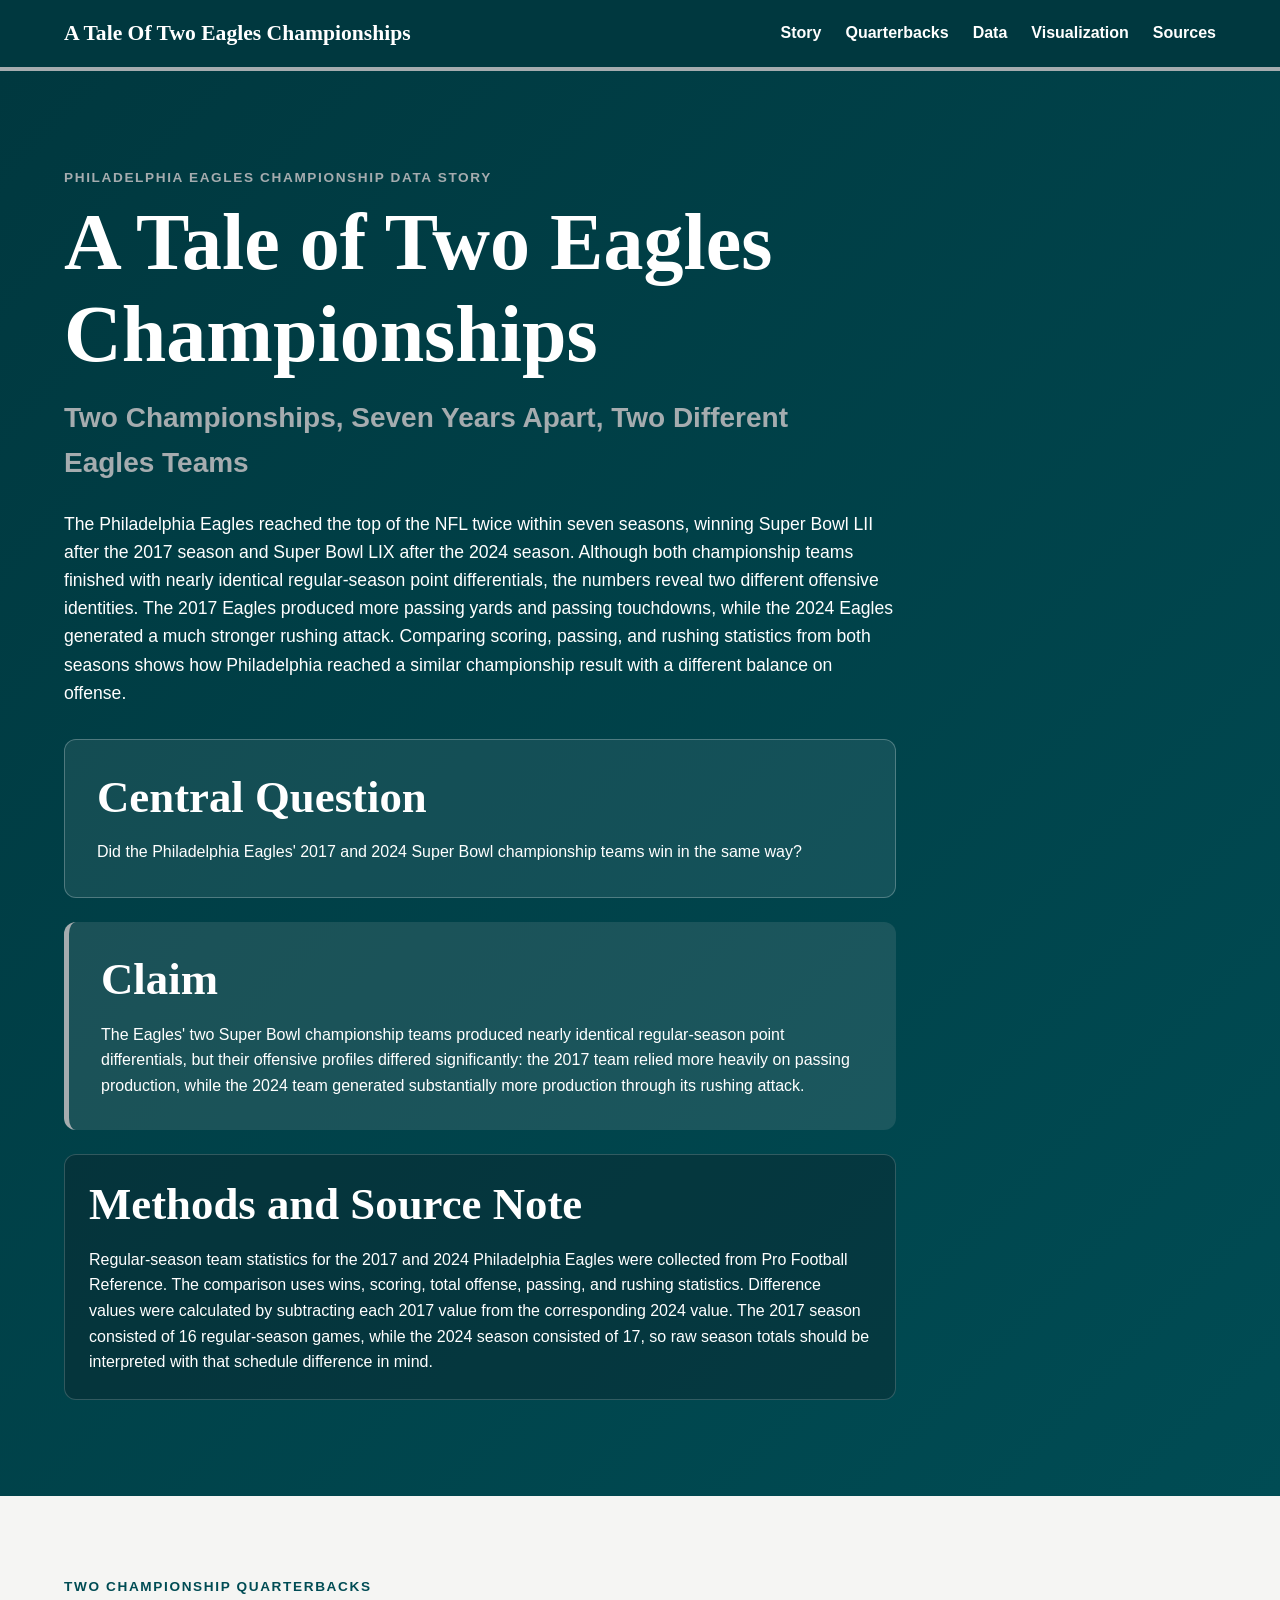
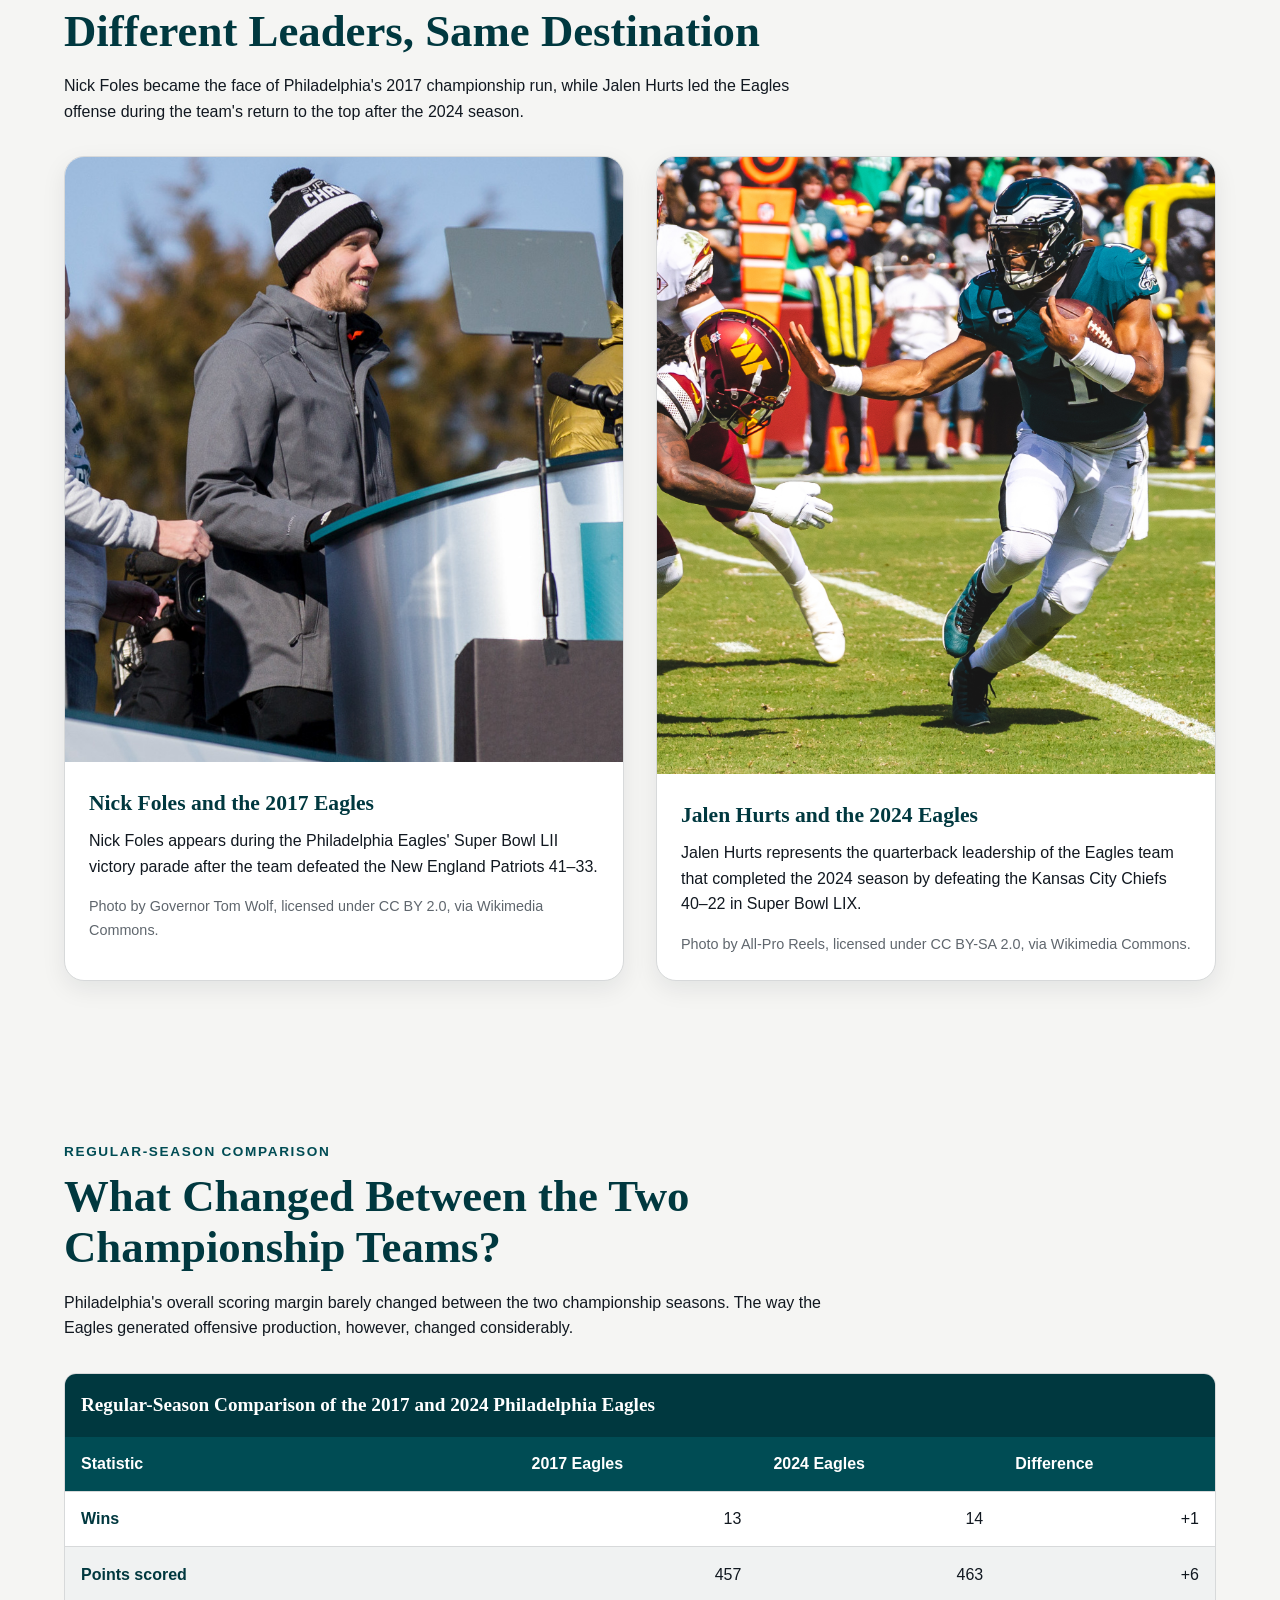
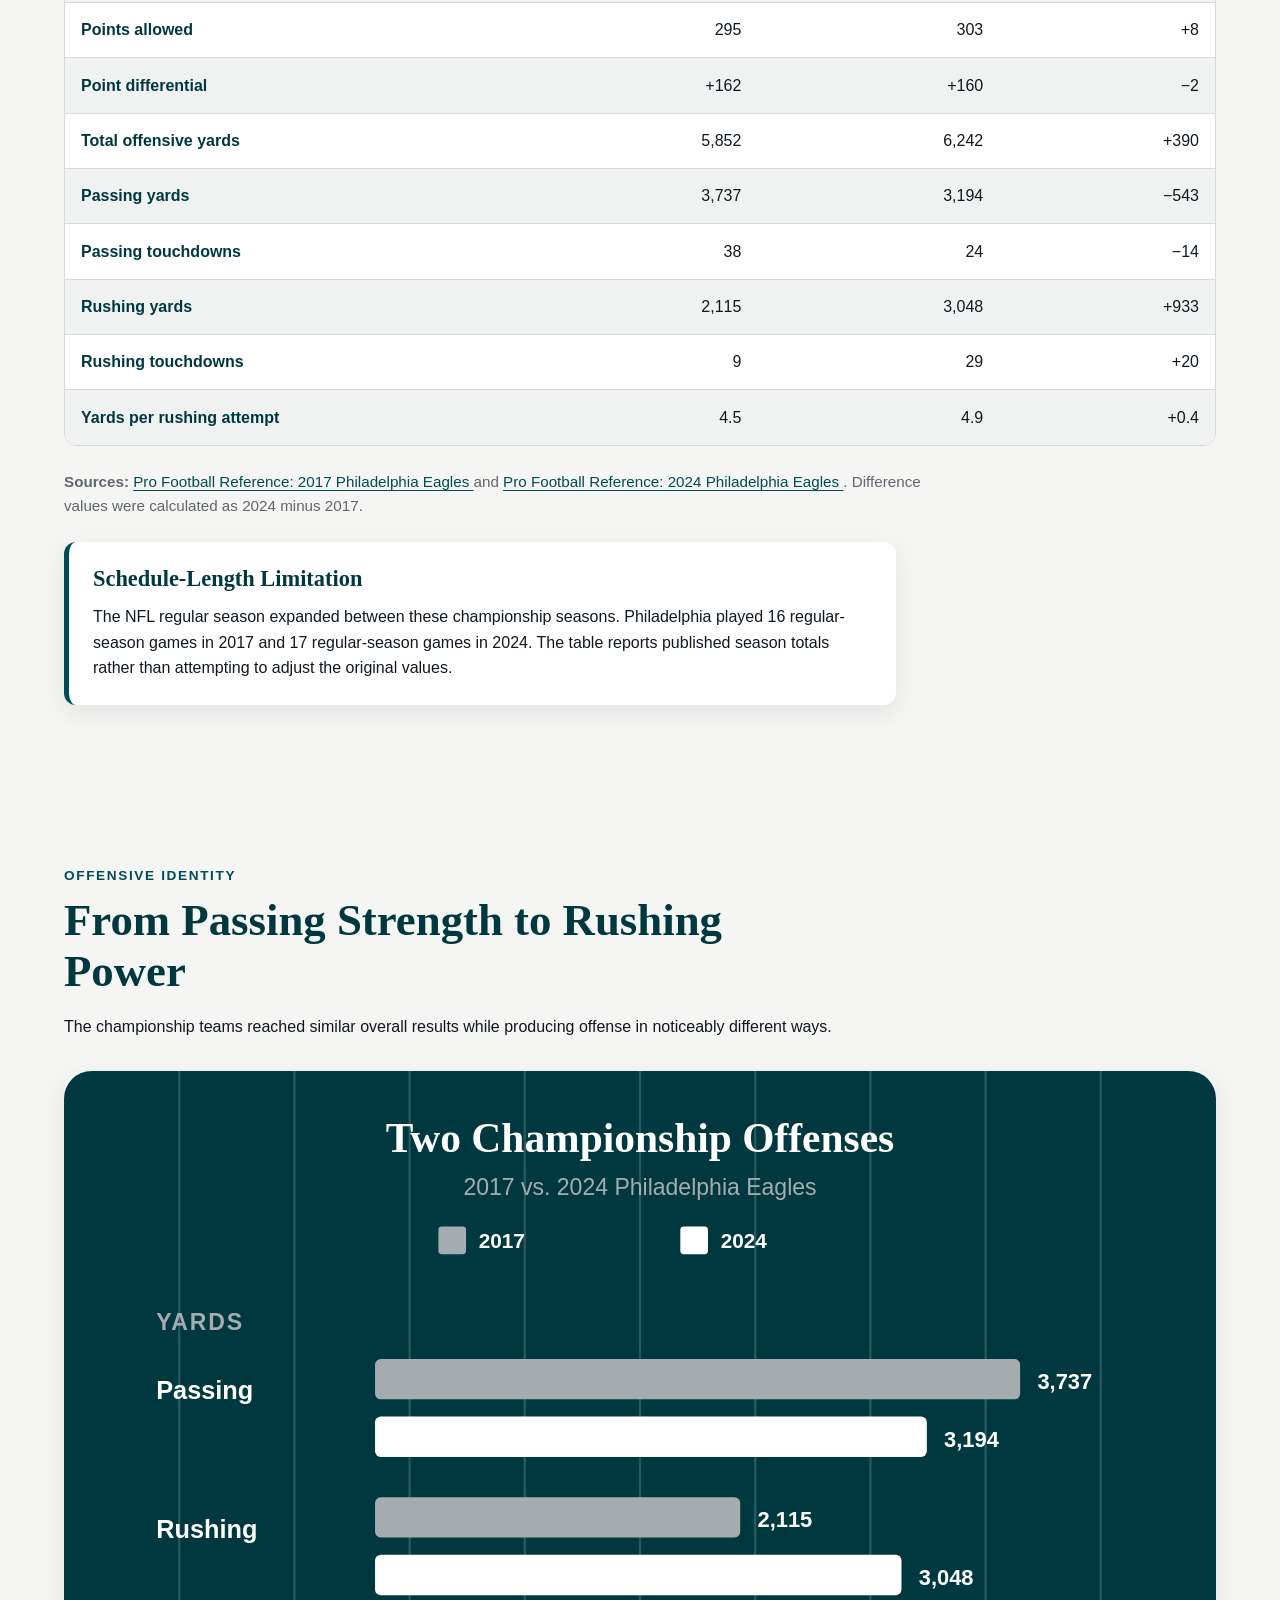
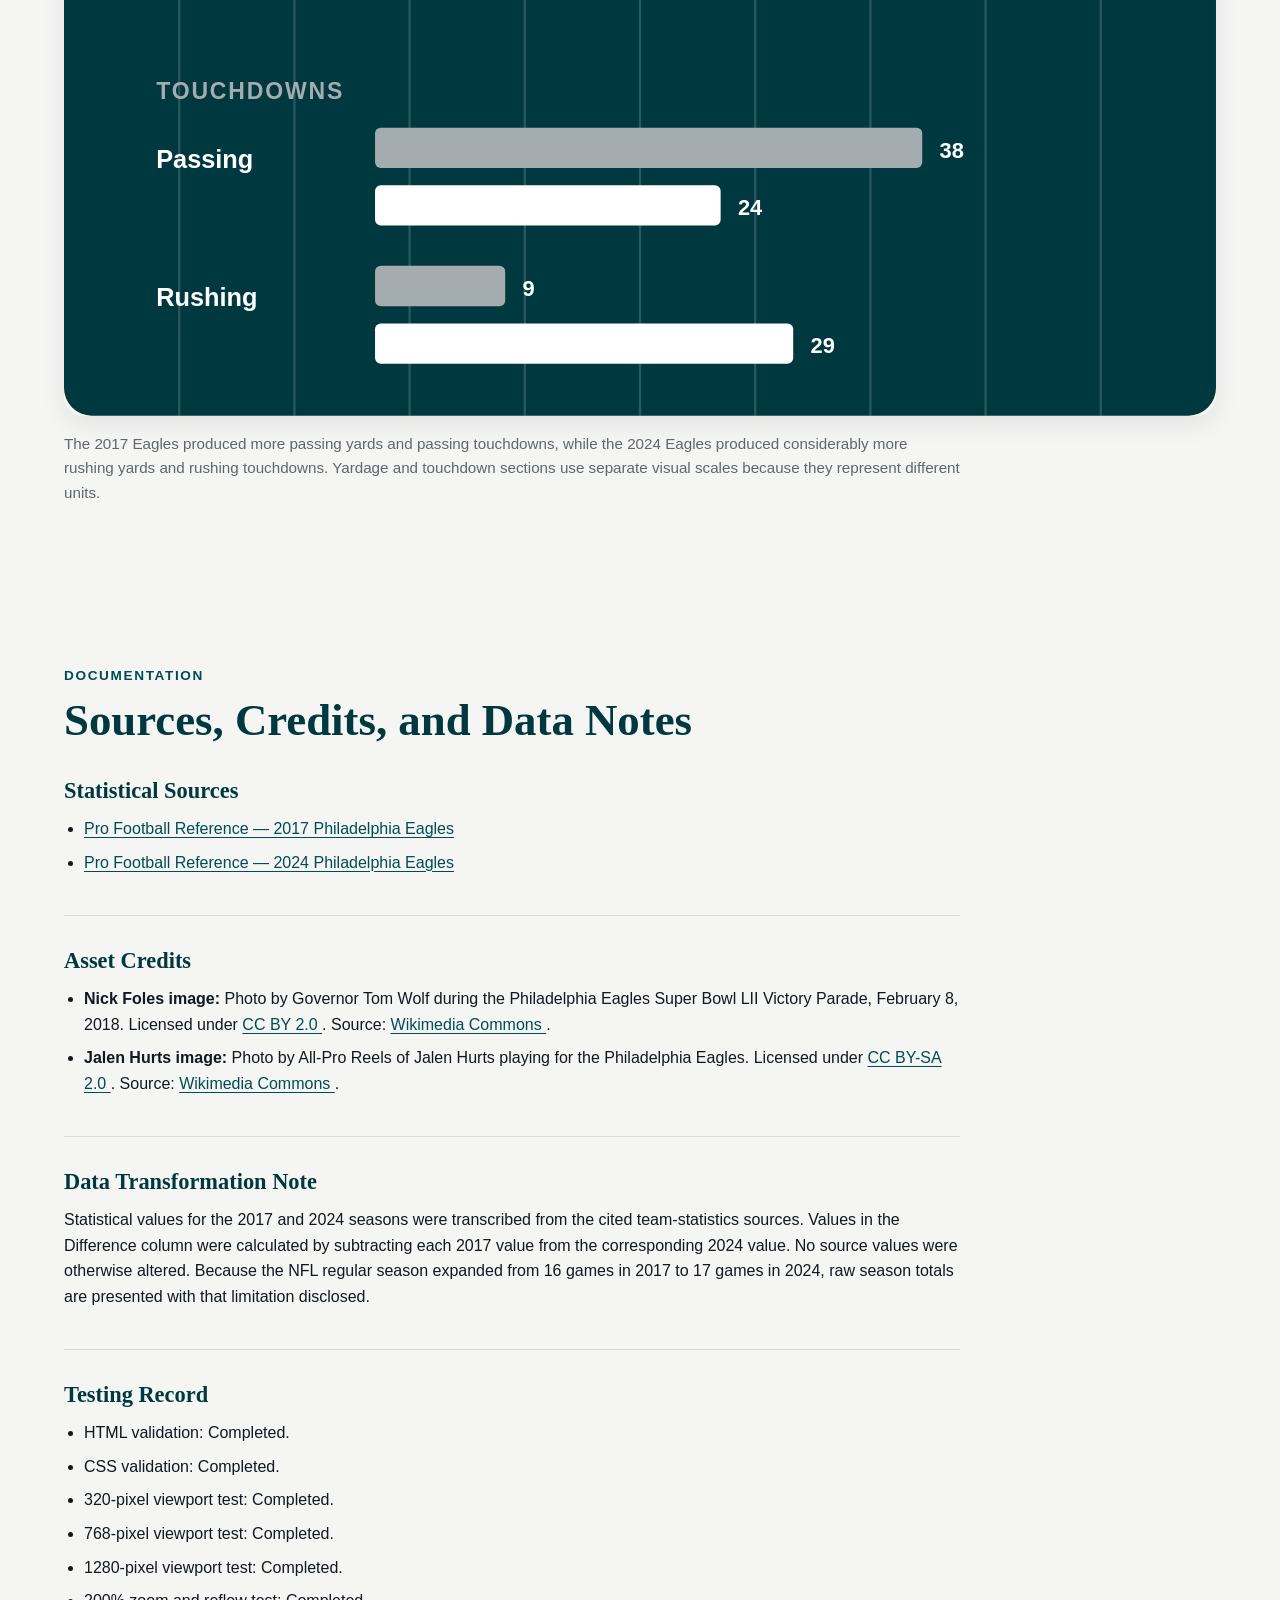
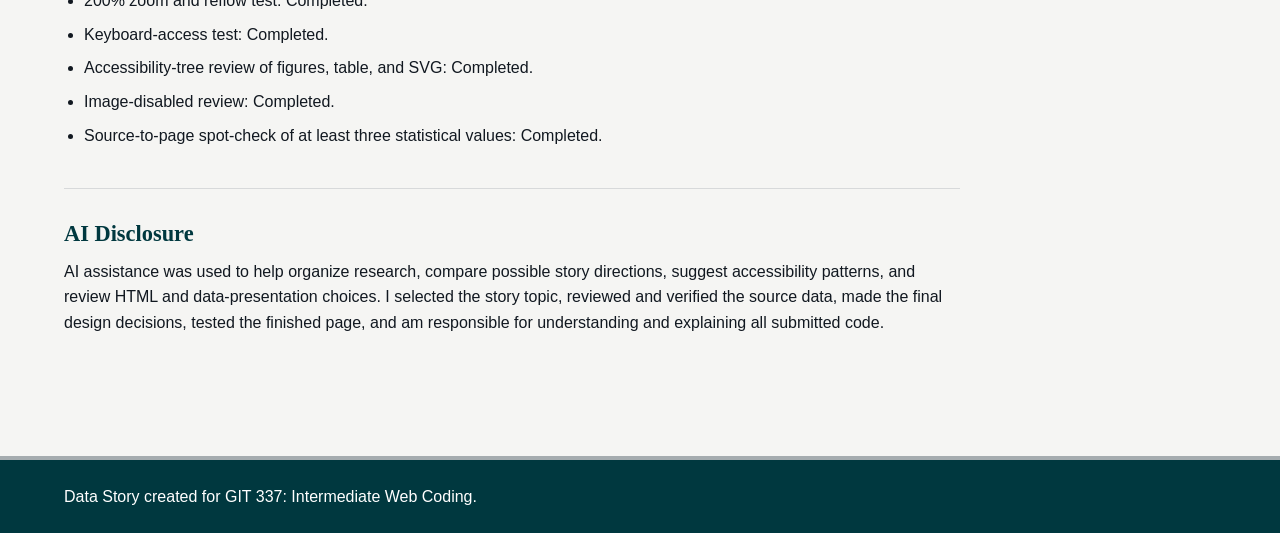
<file: index.html>
<!doctype html>
<html lang="en">
  <head>
    <meta charset="utf-8">
    <meta name="viewport" content="width=device-width, initial-scale=1.0">

    <title>A Tale of Two Eagles Championships</title>

    <meta
      name="description"
      content="A data story comparing the 2017 and 2024 Philadelphia Eagles Super Bowl championship teams."
    >

    <link rel="stylesheet" href="css/styles.css">
  </head>

  <body>
    <header class="site-header">
      <div class="header-inner">
        <a class="site-name" href="#top">A Tale Of Two Eagles Championships</a>

        <nav aria-label="Primary navigation">
          <ul class="nav-list">
            <li>
              <a href="#story">Story</a>
            </li>

            <li>
              <a href="#championships">Quarterbacks</a>
            </li>

            <li>
              <a href="#data">Data</a>
            </li>

            <li>
              <a href="#visualization">Visualization</a>
            </li>

            <li>
              <a href="#sources">Sources</a>
            </li>
          </ul>
        </nav>
      </div>
    </header>

    <main id="top">
      <!-- =========================================================
           D1: STORY FRAME
           ========================================================= -->

      <section class="story-hero" id="story">
        <div class="story-container">
          <p class="eyebrow">Philadelphia Eagles Championship Data Story</p>

          <h1>A Tale of Two Eagles Championships</h1>

          <p class="subtitle">
            Two Championships, Seven Years Apart, Two Different Eagles Teams
          </p>

          <p class="lede">
            The Philadelphia Eagles reached the top of the NFL twice within
            seven seasons, winning Super Bowl LII after the 2017 season and
            Super Bowl LIX after the 2024 season. Although both championship
            teams finished with nearly identical regular-season point
            differentials, the numbers reveal two different offensive
            identities. The 2017 Eagles produced more passing yards and passing
            touchdowns, while the 2024 Eagles generated a much stronger rushing
            attack. Comparing scoring, passing, and rushing statistics from both
            seasons shows how Philadelphia reached a similar championship result
            with a different balance on offense.
          </p>

          <div class="story-question">
            <h2>Central Question</h2>

            <p>
              Did the Philadelphia Eagles' 2017 and 2024 Super Bowl
              championship teams win in the same way?
            </p>
          </div>

          <div class="story-claim">
            <h2>Claim</h2>

            <p>
              The Eagles' two Super Bowl championship teams produced nearly
              identical regular-season point differentials, but their offensive
              profiles differed significantly: the 2017 team relied more
              heavily on passing production, while the 2024 team generated
              substantially more production through its rushing attack.
            </p>
          </div>

          <aside class="data-note">
            <h2>Methods and Source Note</h2>

            <p>
              Regular-season team statistics for the 2017 and 2024 Philadelphia
              Eagles were collected from Pro Football Reference. The comparison
              uses wins, scoring, total offense, passing, and rushing
              statistics. Difference values were calculated by subtracting each
              2017 value from the corresponding 2024 value. The 2017 season
              consisted of 16 regular-season games, while the 2024 season
              consisted of 17, so raw season totals should be interpreted with
              that schedule difference in mind.
            </p>
          </aside>
        </div>
      </section>

      <!-- =========================================================
           D2: EDITORIAL FIGURES
           ========================================================= -->

      <section class="content-section" id="championships">
        <div class="story-container">
          <header class="section-heading">
            <p class="eyebrow">Two Championship Quarterbacks</p>

            <h2>Different Leaders, Same Destination</h2>

            <p>
              Nick Foles became the face of Philadelphia's 2017 championship
              run, while Jalen Hurts led the Eagles offense during the team's
              return to the top after the 2024 season.
            </p>
          </header>

          <div class="figure-grid">
            <!-- Nick Foles Figure -->

            <figure class="editorial-figure">
                <img
                    src="images/nick-foles-2017.jpg"
                    width="852"
                    height="923"
                    alt="Nick Foles stands during the Philadelphia Eagles Super Bowl LII victory parade."
                >

                <figcaption>
                    <p class="figure-title">
                    Nick Foles and the 2017 Eagles
                    </p>

                    <p>
                    Nick Foles appears during the Philadelphia Eagles' Super Bowl LII
                    victory parade after the team defeated the New England Patriots 41–33.
                    </p>

                    <p class="figure-credit">
                    Photo by Governor Tom Wolf, licensed under CC BY 2.0,
                    via Wikimedia Commons.
                    </p>
                </figcaption>
            </figure>

            <!-- Jalen Hurts Figure -->

            <figure class="editorial-figure">
                <img
                    src="images/jalen-hurts-eagles.jpg"
                    width="1576"
                    height="1741"
                    alt="Jalen Hurts carries the football while playing quarterback for the Philadelphia Eagles."
                >

                <figcaption>
                    <p class="figure-title">
                    Jalen Hurts and the 2024 Eagles
                    </p>

                    <p>
                    Jalen Hurts represents the quarterback leadership of the Eagles team
                    that completed the 2024 season by defeating the Kansas City Chiefs
                    40–22 in Super Bowl LIX.
                    </p>

                    <p class="figure-credit">
                    Photo by All-Pro Reels, licensed under CC BY-SA 2.0,
                    via Wikimedia Commons.
                    </p>
                </figcaption>
            </figure>
          </div>
        </div>
      </section>

      <!-- =========================================================
           D3: ACCESSIBLE DATA TABLE
           ========================================================= -->

      <section class="content-section" id="data">
        <div class="story-container">
          <header class="section-heading">
            <p class="eyebrow">Regular-Season Comparison</p>

            <h2>What Changed Between the Two Championship Teams?</h2>

            <p>
              Philadelphia's overall scoring margin barely changed between the
              two championship seasons. The way the Eagles generated offensive
              production, however, changed considerably.
            </p>
          </header>

          <div
            class="table-wrapper"
            role="region"
            aria-labelledby="comparison-caption"
            tabindex="0"
          >
            <table>
              <caption id="comparison-caption">
                Regular-Season Comparison of the 2017 and 2024 Philadelphia
                Eagles
              </caption>

              <thead>
                <tr>
                  <th scope="col">Statistic</th>
                  <th scope="col">2017 Eagles</th>
                  <th scope="col">2024 Eagles</th>
                  <th scope="col">Difference</th>
                </tr>
              </thead>

              <tbody>
                <tr>
                  <th scope="row">Wins</th>
                  <td class="numeric">13</td>
                  <td class="numeric">14</td>
                  <td class="numeric">+1</td>
                </tr>

                <tr>
                  <th scope="row">Points scored</th>
                  <td class="numeric">457</td>
                  <td class="numeric">463</td>
                  <td class="numeric">+6</td>
                </tr>

                <tr>
                  <th scope="row">Points allowed</th>
                  <td class="numeric">295</td>
                  <td class="numeric">303</td>
                  <td class="numeric">+8</td>
                </tr>

                <tr>
                  <th scope="row">Point differential</th>
                  <td class="numeric">+162</td>
                  <td class="numeric">+160</td>
                  <td class="numeric">−2</td>
                </tr>

                <tr>
                  <th scope="row">Total offensive yards</th>
                  <td class="numeric">5,852</td>
                  <td class="numeric">6,242</td>
                  <td class="numeric">+390</td>
                </tr>

                <tr>
                  <th scope="row">Passing yards</th>
                  <td class="numeric">3,737</td>
                  <td class="numeric">3,194</td>
                  <td class="numeric">−543</td>
                </tr>

                <tr>
                  <th scope="row">Passing touchdowns</th>
                  <td class="numeric">38</td>
                  <td class="numeric">24</td>
                  <td class="numeric">−14</td>
                </tr>

                <tr>
                  <th scope="row">Rushing yards</th>
                  <td class="numeric">2,115</td>
                  <td class="numeric">3,048</td>
                  <td class="numeric">+933</td>
                </tr>

                <tr>
                  <th scope="row">Rushing touchdowns</th>
                  <td class="numeric">9</td>
                  <td class="numeric">29</td>
                  <td class="numeric">+20</td>
                </tr>

                <tr>
                  <th scope="row">Yards per rushing attempt</th>
                  <td class="numeric">4.5</td>
                  <td class="numeric">4.9</td>
                  <td class="numeric">+0.4</td>
                </tr>
              </tbody>
            </table>
          </div>

          <p class="source-note">
            <strong>Sources:</strong>
            <a
              href="https://www.pro-football-reference.com/teams/phi/2017.htm"
            >
              Pro Football Reference: 2017 Philadelphia Eagles
            </a>
            and
            <a
              href="https://www.pro-football-reference.com/teams/phi/2024.htm"
            >
              Pro Football Reference: 2024 Philadelphia Eagles
            </a>.
            Difference values were calculated as 2024 minus 2017.
          </p>

          <aside class="data-note">
            <h3>Schedule-Length Limitation</h3>

            <p>
              The NFL regular season expanded between these championship
              seasons. Philadelphia played 16 regular-season games in 2017 and
              17 regular-season games in 2024. The table reports published
              season totals rather than attempting to adjust the original
              values.
            </p>
          </aside>
        </div>
      </section>

      <!-- =========================================================
           D4: RESPONSIVE SVG
           ========================================================= -->

      <section class="content-section" id="visualization">
        <div class="story-container">
          <header class="section-heading">
            <p class="eyebrow">Offensive Identity</p>

            <h2>From Passing Strength to Rushing Power</h2>

            <p>
              The championship teams reached similar overall results while
              producing offense in noticeably different ways.
            </p>
          </header>

          <figure class="chart-figure">
            <svg
              class="comparison-chart"
              viewBox="0 0 1000 820"
              role="img"
              aria-labelledby="chart-title chart-desc"
              xmlns="http://www.w3.org/2000/svg"
            >
              <title id="chart-title">
                2017 and 2024 Philadelphia Eagles offensive comparison
              </title>

              <desc id="chart-desc">
                The 2017 Eagles produced more passing yards and passing
                touchdowns, while the 2024 Eagles produced substantially more
                rushing yards and rushing touchdowns.
              </desc>

              <!-- Football-field background -->
              <rect
                class="chart-field"
                x="0"
                y="0"
                width="1000"
                height="820"
                rx="24"
              />

              <!-- Yard lines -->
              <g class="yard-lines" aria-hidden="true">
                <line x1="100" y1="0" x2="100" y2="820" />
                <line x1="200" y1="0" x2="200" y2="820" />
                <line x1="300" y1="0" x2="300" y2="820" />
                <line x1="400" y1="0" x2="400" y2="820" />
                <line x1="500" y1="0" x2="500" y2="820" />
                <line x1="600" y1="0" x2="600" y2="820" />
                <line x1="700" y1="0" x2="700" y2="820" />
                <line x1="800" y1="0" x2="800" y2="820" />
                <line x1="900" y1="0" x2="900" y2="820" />
              </g>

              <!-- Chart heading -->
              <text
                class="chart-heading"
                x="500"
                y="70"
                text-anchor="middle"
              >
                Two Championship Offenses
              </text>

              <text
                class="chart-subheading"
                x="500"
                y="108"
                text-anchor="middle"
              >
                2017 vs. 2024 Philadelphia Eagles
              </text>

              <!-- Legend -->
              <g class="chart-legend" aria-hidden="true">
                <rect
                  class="bar-2017"
                  x="325"
                  y="135"
                  width="24"
                  height="24"
                  rx="3"
                />

                <text x="360" y="154">
                  2017
                </text>

                <rect
                  class="bar-2024"
                  x="535"
                  y="135"
                  width="24"
                  height="24"
                  rx="3"
                />

                <text x="570" y="154">
                  2024
                </text>
              </g>

              <!-- YARDS -->
              <text
                class="chart-section-title"
                x="80"
                y="225"
              >
                YARDS
              </text>

              <!-- Passing yards -->
              <text
                class="chart-label"
                x="80"
                y="285"
              >
                Passing
              </text>

              <rect
                class="bar-2017"
                x="270"
                y="250"
                width="560"
                height="35"
                rx="5"
              />

              <text
                class="chart-value"
                x="845"
                y="276"
              >
                3,737
              </text>

              <rect
                class="bar-2024"
                x="270"
                y="300"
                width="479"
                height="35"
                rx="5"
              />

              <text
                class="chart-value"
                x="764"
                y="326"
              >
                3,194
              </text>

              <!-- Rushing yards -->
              <text
                class="chart-label"
                x="80"
                y="405"
              >
                Rushing
              </text>

              <rect
                class="bar-2017"
                x="270"
                y="370"
                width="317"
                height="35"
                rx="5"
              />

              <text
                class="chart-value"
                x="602"
                y="396"
              >
                2,115
              </text>

              <rect
                class="bar-2024"
                x="270"
                y="420"
                width="457"
                height="35"
                rx="5"
              />

              <text
                class="chart-value"
                x="742"
                y="446"
              >
                3,048
              </text>

              <!-- TOUCHDOWNS -->
              <text
                class="chart-section-title"
                x="80"
                y="545"
              >
                TOUCHDOWNS
              </text>

              <!-- Passing TD -->
              <text
                class="chart-label"
                x="80"
                y="605"
              >
                Passing
              </text>

              <rect
                class="bar-2017"
                x="270"
                y="570"
                width="475"
                height="35"
                rx="5"
              />

              <text
                class="chart-value"
                x="760"
                y="596"
              >
                38
              </text>

              <rect
                class="bar-2024"
                x="270"
                y="620"
                width="300"
                height="35"
                rx="5"
              />

              <text
                class="chart-value"
                x="585"
                y="646"
              >
                24
              </text>

              <!-- Rushing TD -->
              <text
                class="chart-label"
                x="80"
                y="725"
              >
                Rushing
              </text>

              <rect
                class="bar-2017"
                x="270"
                y="690"
                width="113"
                height="35"
                rx="5"
              />

              <text
                class="chart-value"
                x="398"
                y="716"
              >
                9
              </text>

              <rect
                class="bar-2024"
                x="270"
                y="740"
                width="363"
                height="35"
                rx="5"
              />

              <text
                class="chart-value"
                x="648"
                y="766"
              >
                29
              </text>
            </svg>

            <figcaption>
              The 2017 Eagles produced more passing yards and passing
              touchdowns, while the 2024 Eagles produced considerably more
              rushing yards and rushing touchdowns. Yardage and touchdown
              sections use separate visual scales because they represent
              different units.
            </figcaption>
          </figure>
        </div>
      </section>

      <!-- =========================================================
           D6: SOURCES AND DOCUMENTATION
           ========================================================= -->

      <section class="content-section" id="sources">
        <div class="story-container">
          <header class="section-heading">
            <p class="eyebrow">Documentation</p>

            <h2>Sources, Credits, and Data Notes</h2>
          </header>

          <section class="documentation-block">
            <h3>Statistical Sources</h3>

            <ul>
              <li>
                <a
                  href="https://www.pro-football-reference.com/teams/phi/2017.htm"
                >
                  Pro Football Reference — 2017 Philadelphia Eagles
                </a>
              </li>

              <li>
                <a
                  href="https://www.pro-football-reference.com/teams/phi/2024.htm"
                >
                  Pro Football Reference — 2024 Philadelphia Eagles
                </a>
              </li>
            </ul>
          </section>

          <section class="documentation-block">
             <h3>Asset Credits</h3>

                    <ul>
                        <li>
                        <strong>Nick Foles image:</strong>
                        Photo by Governor Tom Wolf during the Philadelphia Eagles
                        Super Bowl LII Victory Parade, February 8, 2018.
                        Licensed under
                        <a href="https://creativecommons.org/licenses/by/2.0/">
                            CC BY 2.0
                        </a>.
                        Source:
                        <a
                            href="https://commons.wikimedia.org/wiki/File:Nick_Foles_Philadelphia_Eagles_Super_Bowl_LII_Victory_Parade_(40140602902).jpg"
                        >
                            Wikimedia Commons
                        </a>.
                        </li>

                        <li>
                        <strong>Jalen Hurts image:</strong>
                        Photo by All-Pro Reels of Jalen Hurts playing for the
                        Philadelphia Eagles. Licensed under
                        <a href="https://creativecommons.org/licenses/by-sa/2.0/">
                            CC BY-SA 2.0
                        </a>.
                        Source:
                        <a
                            href="https://commons.wikimedia.org/wiki/File:Jalen_Hurts_2022_Eagles_(cropped).jpg"
                        >
                            Wikimedia Commons
                        </a>.
                        </li>
                    </ul>
            </section>

          <section class="documentation-block">
            <h3>Data Transformation Note</h3>

            <p>
              Statistical values for the 2017 and 2024 seasons were transcribed
              from the cited team-statistics sources. Values in the Difference
              column were calculated by subtracting each 2017 value from the
              corresponding 2024 value. No source values were otherwise altered.
              Because the NFL regular season expanded from 16 games in 2017 to
              17 games in 2024, raw season totals are presented with that
              limitation disclosed.
            </p>
          </section>

          <section class="documentation-block">
            <h3>Testing Record</h3>

            <ul>
              <li>
                HTML validation: Completed.
              </li>

              <li>
                CSS validation: Completed.
              </li>

              <li>
                320-pixel viewport test: Completed.
              </li>

              <li>
                768-pixel viewport test: Completed.
              </li>

              <li>
                1280-pixel viewport test: Completed.
              </li>

              <li>
                200% zoom and reflow test: Completed.
              </li>

              <li>
                Keyboard-access test: Completed.
              </li>

              <li>
                Accessibility-tree review of figures, table, and SVG: Completed.
              </li>

              <li>
                Image-disabled review: Completed.
              </li>

              <li>
                Source-to-page spot-check of at least three statistical values: Completed.
              </li>
            </ul>
          </section>

          <section class="documentation-block">
            <h3>AI Disclosure</h3>

            <p>
              AI assistance was used to help organize research, compare possible
              story directions, suggest accessibility patterns, and review HTML
              and data-presentation choices. I selected the story topic,
              reviewed and verified the source data, made the final design
              decisions, tested the finished page, and am responsible for
              understanding and explaining all submitted code.
            </p>
          </section>
        </div>
      </section>
    </main>

    <footer class="site-footer">
      <div class="story-container">
        <p>
          Data Story created for GIT 337: Intermediate Web Coding.
        </p>
      </div>
    </footer>
  </body>
</html>
</file>
<file: css/styles.css>
/* =========================================================
   BASE TOKENS
   ========================================================= */

:root {
  --color-background: #f5f5f3;
  --color-surface: #ffffff;
  --color-text: #111820;
  --color-muted: #5f666d;

  --color-green: #004c54;
  --color-green-dark: #00383f;
  --color-silver: #a5acaf;
  --color-border: #d7d9da;
  --color-white: #ffffff;

  --color-link: #004c54;
  --color-link-hover: #00383f;

  --font-body:
    "Source Sans 3",
    "Segoe UI",
    Arial,
    sans-serif;

  --font-display:
    "Playfair Display",
    Georgia,
    serif;

  --font-size-base: 1rem;
  --line-height-body: 1.6;

  --space-1: 0.25rem;
  --space-2: 0.5rem;
  --space-3: 0.75rem;
  --space-4: 1rem;
  --space-5: 1.5rem;
  --space-6: 2rem;
  --space-7: 3rem;
  --space-8: 4rem;

  --radius-small: 0.35rem;
  --radius-medium: 0.75rem;
  --radius-large: 1.25rem;

  --shadow-soft: 0 0.5rem 1.5rem rgb(17 24 32 / 0.08);

  --content-width: 72rem;
}


/* =========================================================
   RESET / GLOBAL
   ========================================================= */

*,
*::before,
*::after {
  box-sizing: border-box;
}

html {
  scroll-behavior: smooth;
}

body {
  margin: 0;
  background: var(--color-background);
  color: var(--color-text);
  font-family: var(--font-body);
  font-size: var(--font-size-base);
  line-height: var(--line-height-body);
}

img,
svg {
  display: block;
  max-width: 100%;
}

img {
  height: auto;
}

a {
  color: var(--color-link);
  text-underline-offset: 0.2em;
}

a:hover {
  color: var(--color-link-hover);
}

a:focus-visible,
button:focus-visible,
[tabindex]:focus-visible {
  outline: 0.2rem solid var(--color-green);
  outline-offset: 0.2rem;
}

p,
ul {
  margin-top: 0;
}

h1,
h2,
h3 {
  color: var(--color-green-dark);
  font-family: var(--font-display);
  line-height: 1.15;
}

h1 {
  margin: 0 0 var(--space-4);
  font-size: clamp(2.4rem, 7vw, 5rem);
}

h2 {
  margin: 0 0 var(--space-4);
  font-size: clamp(1.8rem, 4vw, 2.8rem);
}

h3 {
  margin: 0 0 var(--space-3);
  font-size: 1.4rem;
}

code {
  font-family: Consolas, "Courier New", monospace;
}


/* =========================================================
   SHARED LAYOUT
   ========================================================= */

.story-container {
  width: min(100% - 2rem, var(--content-width));
  margin-inline: auto;
}

.content-section {
  padding-block: var(--space-8);
}

.section-heading {
  max-width: 48rem;
  margin-bottom: var(--space-6);
}

.section-heading p:last-child {
  margin-bottom: 0;
}

.eyebrow {
  margin-bottom: var(--space-2);
  color: var(--color-green);
  font-size: 0.85rem;
  font-weight: 700;
  letter-spacing: 0.12em;
  text-transform: uppercase;
}


/* =========================================================
   SITE HEADER
   ========================================================= */

.site-header {
  background: var(--color-green-dark);
  color: var(--color-white);
  border-bottom: 0.25rem solid var(--color-silver);
}

.header-inner {
  width: min(100% - 2rem, var(--content-width));
  margin-inline: auto;
  padding-block: var(--space-4);
}

.site-name {
  display: inline-block;
  margin-bottom: var(--space-3);
  color: var(--color-white);
  font-family: var(--font-display);
  font-size: 1.35rem;
  font-weight: 700;
  text-decoration: none;
}

.site-name:hover {
  color: var(--color-silver);
}

.nav-list {
  display: flex;
  flex-wrap: wrap;
  gap: var(--space-3) var(--space-5);
  margin: 0;
  padding: 0;
  list-style: none;
}

.nav-list a {
  color: var(--color-white);
  font-weight: 600;
  text-decoration: none;
}

.nav-list a:hover {
  color: var(--color-silver);
  text-decoration: underline;
}


/* =========================================================
   STORY HERO
   ========================================================= */

.story-hero {
  background:
    linear-gradient(
      135deg,
      var(--color-green-dark),
      var(--color-green)
    );
  color: var(--color-white);
  padding-block: var(--space-8);
}

.story-hero h1,
.story-hero h2 {
  color: var(--color-white);
}

.story-hero .eyebrow {
  color: var(--color-silver);
}

.story-hero .subtitle {
  max-width: 50rem;
  margin-bottom: var(--space-5);
  color: var(--color-silver);
  font-size: clamp(1.2rem, 3vw, 1.75rem);
  font-weight: 600;
}

.lede {
  max-width: 52rem;
  margin-bottom: var(--space-6);
  font-size: 1.1rem;
}

.story-question,
.story-claim,
.data-note {
  max-width: 52rem;
  margin-top: var(--space-5);
  padding: var(--space-5);
  border-radius: var(--radius-medium);
}

.story-question {
  background: rgb(255 255 255 / 0.08);
  border: 1px solid rgb(255 255 255 / 0.25);
}

.story-claim {
  background: rgb(165 172 175 / 0.16);
  border-left: 0.35rem solid var(--color-silver);
}

.story-hero .data-note {
  background: rgb(17 24 32 / 0.3);
  border: 1px solid rgb(255 255 255 / 0.18);
}

.story-question p,
.story-claim p,
.story-hero .data-note p {
  margin-bottom: 0;
}


/* =========================================================
   FIGURES
   ========================================================= */

.figure-grid {
  display: grid;
  gap: var(--space-6);
}

.editorial-figure,
.chart-figure {
  margin: 0;
}

.editorial-figure {
  overflow: hidden;
  background: var(--color-surface);
  border: 1px solid var(--color-border);
  border-radius: var(--radius-large);
  box-shadow: var(--shadow-soft);
}

.editorial-figure img {
  width: 100%;
  height: auto;
}

.editorial-figure figcaption {
  padding: var(--space-5);
}

.figure-title {
  margin-bottom: var(--space-2);
  color: var(--color-green-dark);
  font-family: var(--font-display);
  font-size: 1.35rem;
  font-weight: 700;
}

.figure-credit {
  margin-bottom: 0;
  color: var(--color-muted);
  font-size: 0.9rem;
}


/* =========================================================
   DATA TABLE
   ========================================================= */

.table-wrapper {
  width: 100%;
  overflow-x: auto;
  margin-block: var(--space-5);
  border: 1px solid var(--color-border);
  border-radius: var(--radius-medium);
  background: var(--color-surface);
}

.table-wrapper:focus-visible {
  outline: 0.2rem solid var(--color-green);
  outline-offset: 0.2rem;
}

table {
  width: 100%;
  min-width: 42rem;
  border-collapse: collapse;
}

caption {
  padding: var(--space-4);
  background: var(--color-green-dark);
  color: var(--color-white);
  font-family: var(--font-display);
  font-size: 1.2rem;
  font-weight: 700;
  text-align: left;
}

thead {
  background: var(--color-green);
  color: var(--color-white);
}

th,
td {
  padding: 0.9rem 1rem;
  border-bottom: 1px solid var(--color-border);
  text-align: left;
  vertical-align: top;
}

thead th {
  color: var(--color-white);
  font-weight: 700;
}

tbody th {
  color: var(--color-green-dark);
  font-weight: 700;
}

tbody tr:nth-child(even) {
  background: #f0f2f2;
}

tbody tr:last-child th,
tbody tr:last-child td {
  border-bottom: 0;
}

.numeric {
  text-align: right;
  font-variant-numeric: tabular-nums;
}

.source-note {
  max-width: 56rem;
  margin-top: var(--space-4);
  color: var(--color-muted);
  font-size: 0.95rem;
}


/* =========================================================
   GENERAL DATA NOTE
   ========================================================= */

.content-section .data-note {
  background: var(--color-surface);
  border-left: 0.35rem solid var(--color-green);
  box-shadow: var(--shadow-soft);
}

.content-section .data-note p:last-child {
  margin-bottom: 0;
}


/* =========================================================
   SVG CHART
   ========================================================= */

.chart-figure {
  margin-top: var(--space-5);
}

.comparison-chart {
  width: 100%;
  height: auto;
  border-radius: var(--radius-large);
  box-shadow: var(--shadow-soft);
}

.chart-field {
  fill: var(--color-green-dark);
}

.yard-lines {
  stroke: rgb(255 255 255 / 0.16);
  stroke-width: 2;
}

.chart-heading {
  fill: var(--color-white);
  font-family: var(--font-display);
  font-size: 36px;
  font-weight: 700;
}

.chart-subheading {
  fill: var(--color-silver);
  font-family: var(--font-body);
  font-size: 20px;
}

.chart-legend text,
.chart-label,
.chart-value {
  fill: var(--color-white);
  font-family: var(--font-body);
}

.chart-legend text {
  font-size: 18px;
  font-weight: 600;
}

.chart-section-title {
  fill: var(--color-silver);
  font-family: var(--font-body);
  font-size: 20px;
  font-weight: 700;
  letter-spacing: 0.08em;
}

.chart-label {
  font-size: 22px;
  font-weight: 600;
}

.chart-value {
  font-size: 19px;
  font-weight: 700;
}

.bar-2017 {
  fill: var(--color-silver);
}

.bar-2024 {
  fill: #ffffff;
}

.chart-figure figcaption {
  max-width: 56rem;
  margin-top: var(--space-4);
  color: var(--color-muted);
  font-size: 0.95rem;
}


/* =========================================================
   DOCUMENTATION
   ========================================================= */

.documentation-block {
  max-width: 56rem;
  margin-bottom: var(--space-6);
  padding-bottom: var(--space-5);
  border-bottom: 1px solid var(--color-border);
}

.documentation-block:last-child {
  margin-bottom: 0;
  border-bottom: 0;
}

.documentation-block ul {
  padding-left: 1.25rem;
}

.documentation-block li + li {
  margin-top: var(--space-2);
}


/* =========================================================
   FOOTER
   ========================================================= */

.site-footer {
  background: var(--color-green-dark);
  color: var(--color-white);
  border-top: 0.25rem solid var(--color-silver);
}

.site-footer .story-container {
  padding-block: var(--space-5);
}

.site-footer p {
  margin: 0;
}


/* =========================================================
   TABLET AND UP
   ========================================================= */

@media (min-width: 48rem) {
  .header-inner {
    display: flex;
    align-items: center;
    justify-content: space-between;
    gap: var(--space-5);
  }

  .site-name {
    margin-bottom: 0;
  }

  .figure-grid {
    grid-template-columns: repeat(2, minmax(0, 1fr));
  }

  .story-question,
  .story-claim {
    padding: var(--space-6);
  }
}


/* =========================================================
   LARGE SCREENS
   ========================================================= */

@media (min-width: 80rem) {
  .content-section {
    padding-block: 5rem;
  }

  .story-hero {
    padding-block: 6rem;
  }
}


/* =========================================================
   NARROW SCREEN REFINEMENTS
   ========================================================= */

@media (max-width: 36rem) {
  .nav-list {
    gap: var(--space-2) var(--space-4);
  }

  .content-section {
    padding-block: var(--space-7);
  }

  .story-hero {
    padding-block: var(--space-7);
  }

  .story-question,
  .story-claim,
  .data-note {
    padding: var(--space-4);
  }

  caption {
    font-size: 1rem;
  }

  th,
  td {
    padding: 0.75rem;
  }

  .chart-heading {
    font-size: 32px;
  }

  .chart-subheading {
    font-size: 18px;
  }
}


/* =========================================================
   REDUCED MOTION
   ========================================================= */

@media (prefers-reduced-motion: reduce) {
  html {
    scroll-behavior: auto;
  }
}
</file>
